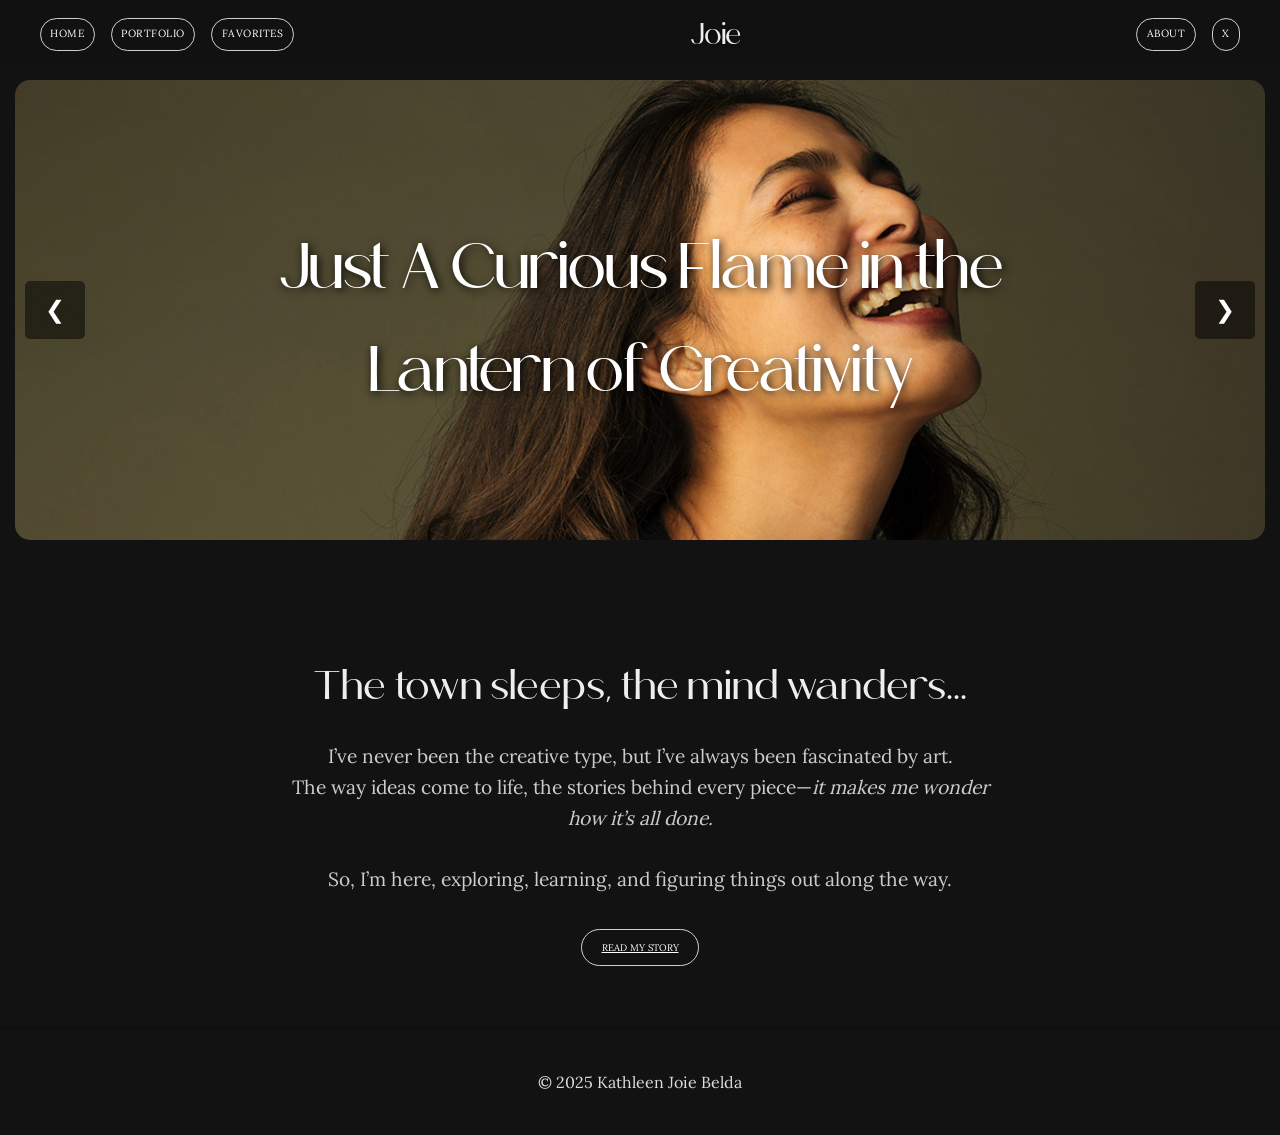
<file: index.html>
<!DOCTYPE html>
<html lang="en">
<head>
    <meta charset="UTF-8">
    <meta name="viewport" content="width=device-width, initial-scale=1.0">
    <title>Joie - Home</title>
    
    <!-- Your existing stylesheet -->
    <link rel="stylesheet" href="style.css">

    <!-- CSS specifically added to fix the carousel and arrows -->
    <style>
        /* Makes the carousel container a reference point for the arrows */
        .hero-carousel {
            position: relative;
            width: 100%;
            overflow: hidden;
            display: flex;
            flex-direction: column;
            align-items: center;
        }

        /* Hide all images by default, ensure they fit the container */
        .carousel-images img {
            display: none;
            width: 100%;
            max-width: 100%; /* Ensures they don't break out of the container */
            height: auto;
        }

        /* Only show the image that currently has the 'active' class */
        .carousel-images img.active {
            display: block;
        }

        /* Position and style the buttons */
        .prev, .next {
            position: absolute;
            top: 50%; /* Vertically centers the arrows */
            transform: translateY(-50%);
            background-color: rgba(0, 0, 0, 0.5); /* Semi-transparent background */
            color: white;
            border: none;
            padding: 15px 20px;
            cursor: pointer;
            font-size: 24px;
            z-index: 10; /* Forces arrows to sit on top of the images */
            border-radius: 5px;
            transition: background-color 0.3s ease;
        }

        /* Place left arrow on the left edge */
        .prev {
            left: 10px;
        }

        /* Place right arrow on the right edge */
        .next {
            right: 10px;
        }

        /* Darken arrows when hovered over */
        .prev:hover, .next:hover {
            background-color: rgba(0, 0, 0, 0.9);
        }

        /* Center the hero text */
        .hero-content {
            text-align: center;
            margin-top: 15px;
        }
    </style>
</head>
<body>

    <header>
        <nav>
            <ul class="nav-links">
                <li><a href="index.html">Home</a></li>
                <li><a href="portfolio.html">Portfolio</a></li>
                <li><a href="favorites.html">Favorites</a></li>
            </ul>
            <div class="site-title">Joie</div>
            <ul class="nav-icons">
                <li><a href="about.html">About</a></li>
                <li><a id="close-button" onclick="window.close()">x</a></li>
            </ul>
        </nav>
    </header>

    <main id="home-main">
        <section id="hero">
            <div class="hero-carousel">
                <div class="carousel-images">
                    <img src="images/ANGEL-AQUINO_7_DEC.jpg" alt="Image 1">                    
                    <img src="images/EIXiQqmWkAIcNfa.jpeg" alt="Image 2">
                    <img src="images/EIXejOuWsAANmHS.jpeg" alt="Image 3">
                    <img src="images/EIXejOvXYAA27QW.jpeg" alt="Image 4">
                </div>
                
                <!-- Left and Right Buttons -->
                <button class="prev" onclick="moveSlide(-1)">❮</button>
                <button class="next" onclick="moveSlide(1)">❯</button>
                
                <div class="hero-content">
                    <h1>Just A Curious Flame in the Lantern of Creativity</h1>
                </div>
            </div>
        </section>
        

        <section id="intro">
            <div class="intro-content">
                <h2>The town sleeps, the mind wanders...</h2>
                <p>  
                    I’ve never been the creative type, but I’ve always been fascinated by art. <br>  
                    The way ideas come to life, the stories behind every piece—<em>it makes me wonder how it’s all done.</em> <br><br>  
                    So, I’m here, exploring, learning, and figuring things out along the way.  
                </p>
                <a href="about.html" class="read-more-button">READ MY STORY</a>
            </div>
        </section>

    </main>

    <footer>
        <p>© 2025 Kathleen Joie Belda</p>
    </footer>
    
    <script>
        let slideIndex = 0;
        const slides = document.querySelectorAll('.carousel-images img');

        function showSlide(index) {
            slides.forEach((slide, i) => {
                slide.classList.remove('active');
                if (i === index) {
                    slide.classList.add('active');
                }
            });
        }

        function moveSlide(n) {
            slideIndex += n;
            if (slideIndex >= slides.length) { slideIndex = 0; }
            if (slideIndex < 0) { slideIndex = slides.length - 1; }
            showSlide(slideIndex);
        }

        // Initialize the first slide
        showSlide(slideIndex);

        // Auto-change slides every 10 seconds
        setInterval(() => moveSlide(1), 10000);
    </script>
</body>
</html>
</file>
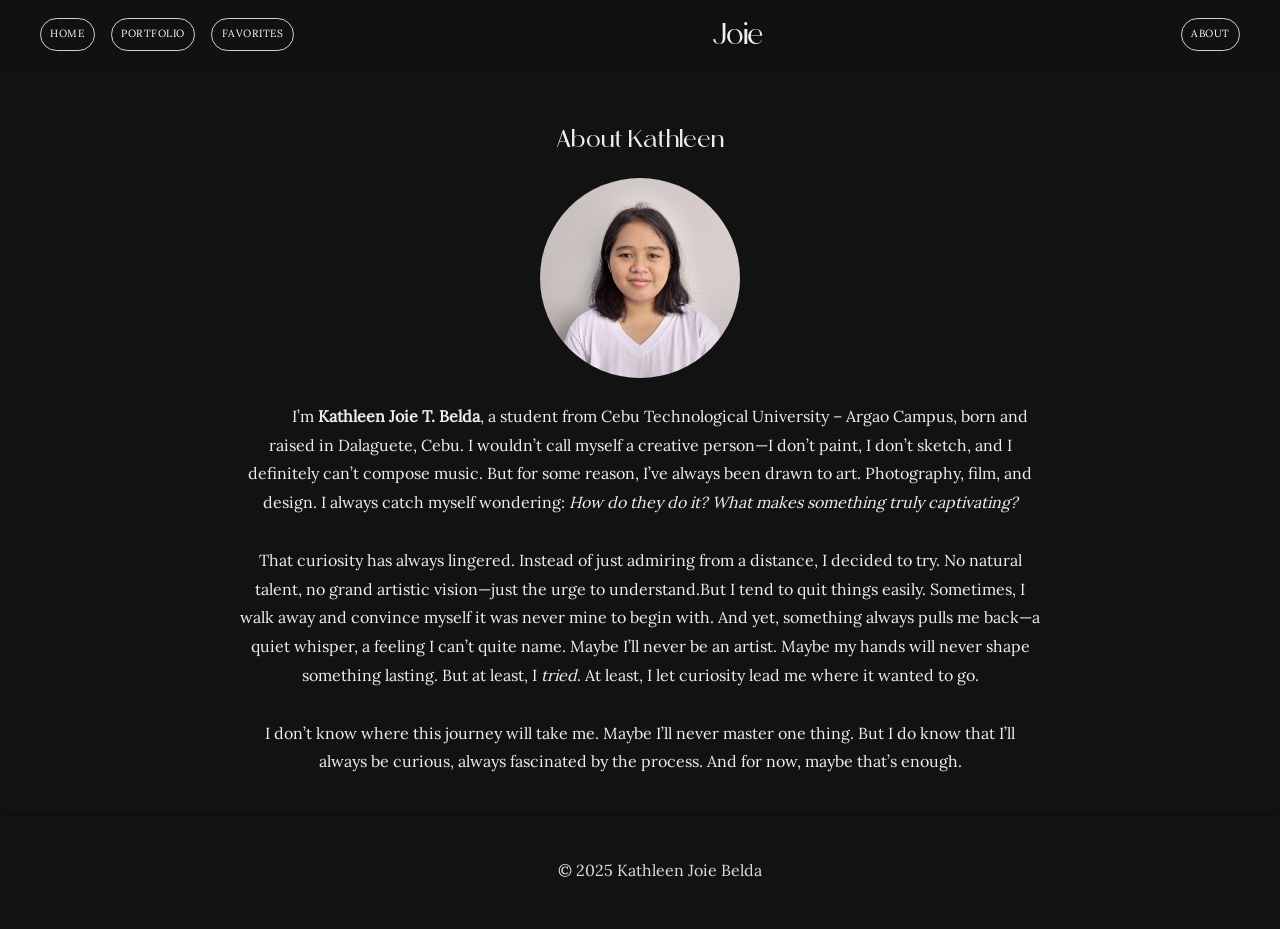
<file: about.html>
<!DOCTYPE html>
<html lang="en">
<head>
    <meta charset="UTF-8">
    <meta name="viewport" content="width=device-width, initial-scale=1.0">
    <title>Joie - About</title>
    <link rel="stylesheet" href="style.css">
    <style>
        body {
            line-height: 1.6; /* Increases spacing between lines */
            text-align: justify; /* Makes text more readable */
        }
        p {
            text-indent: 40px; /* First-line indentation */
            margin-bottom: 20px; /* Space between paragraphs */
            line-height: 1.8; /* More readable line spacing */
        }
        
        em {
            font-style: italic; /* Ensures italic text appears */
        }
    </style>
</head>
<body>

    <header>
        <nav>
            <ul class="nav-links">
                <li><a href="index.html">Home</a></li>
                <li><a href="portfolio.html">Portfolio</a></li>
                <li><a href="favorites.html">Favorites</a></li>
            </ul>
            <div class="site-title">Joie</div>
            <ul class="nav-icons">
                <li><a href="about.html">About</a></li>
            </ul>
        </nav>
    </header>

    <main id="about-main">
        <section id="about-intro">
            <h2>About Kathleen</h2>
            <img src="images/Kathleen Joie Belda.jpg" alt="Kathleen">
            <p>
                I’m <strong>Kathleen Joie T. Belda</strong>, a student from Cebu Technological University – Argao Campus, born and raised in Dalaguete, Cebu.  
                I wouldn’t call myself a creative person—I don’t paint, I don’t sketch, and I definitely can’t compose music.  
                But for some reason, I’ve always been drawn to art. Photography, film, and design.  
                I always catch myself wondering: <em>How do they do it? What makes something truly captivating?</em>  
                <br><br>  
                That curiosity has always lingered. Instead of just admiring from a distance, I decided to try.  
                No natural talent, no grand artistic vision—just the urge to understand.But I tend to quit things easily. Sometimes, I walk away and convince myself it was never mine to begin with.  And yet, something always pulls me back—a quiet whisper, a feeling I can’t quite name. Maybe I’ll never be an artist. Maybe my hands will never shape something lasting.  
                But at least, I <em>tried</em>. At least, I let curiosity lead me where it wanted to go.
                <br><br>  
                I don’t know where this journey will take me. Maybe I’ll never master one thing.  
                But I do know that I’ll always be curious, always fascinated by the process. And for now, maybe that’s enough.  
            </p>


        </section>
        <!--
        <section id="about-content">
            <h3>Let's Create Beautiful Things</h3>
            <p>I may not call myself an artist, but I know what it feels like to be moved by something—an image, a story, a fleeting moment that lingers. Maybe you feel it too. That quiet pull toward creativity, even if you don’t quite know where it leads. <br><br>  

            I’ve learned that art isn’t just about talent or mastery. It’s about curiosity, about daring to try, even when you’re unsure. It’s about seeing the world differently and letting that wonder take shape in whatever way it chooses. <br><br>  

            So here’s to trying. To exploring. To creating—not because we have to be great, but because something inside us says, <em>what if?</em></p>
        </section>
        -->
    </main>

    <footer>
        <p>© 2025 Kathleen Joie Belda</p>
        <div class="social-links">
            <a href="#"><i class="fab fa-instagram"></i></a>
            <a href="#"><i class="fa fa-envelope"></i></a>
        </div>
    </footer>

    </body>
</html>
</file>
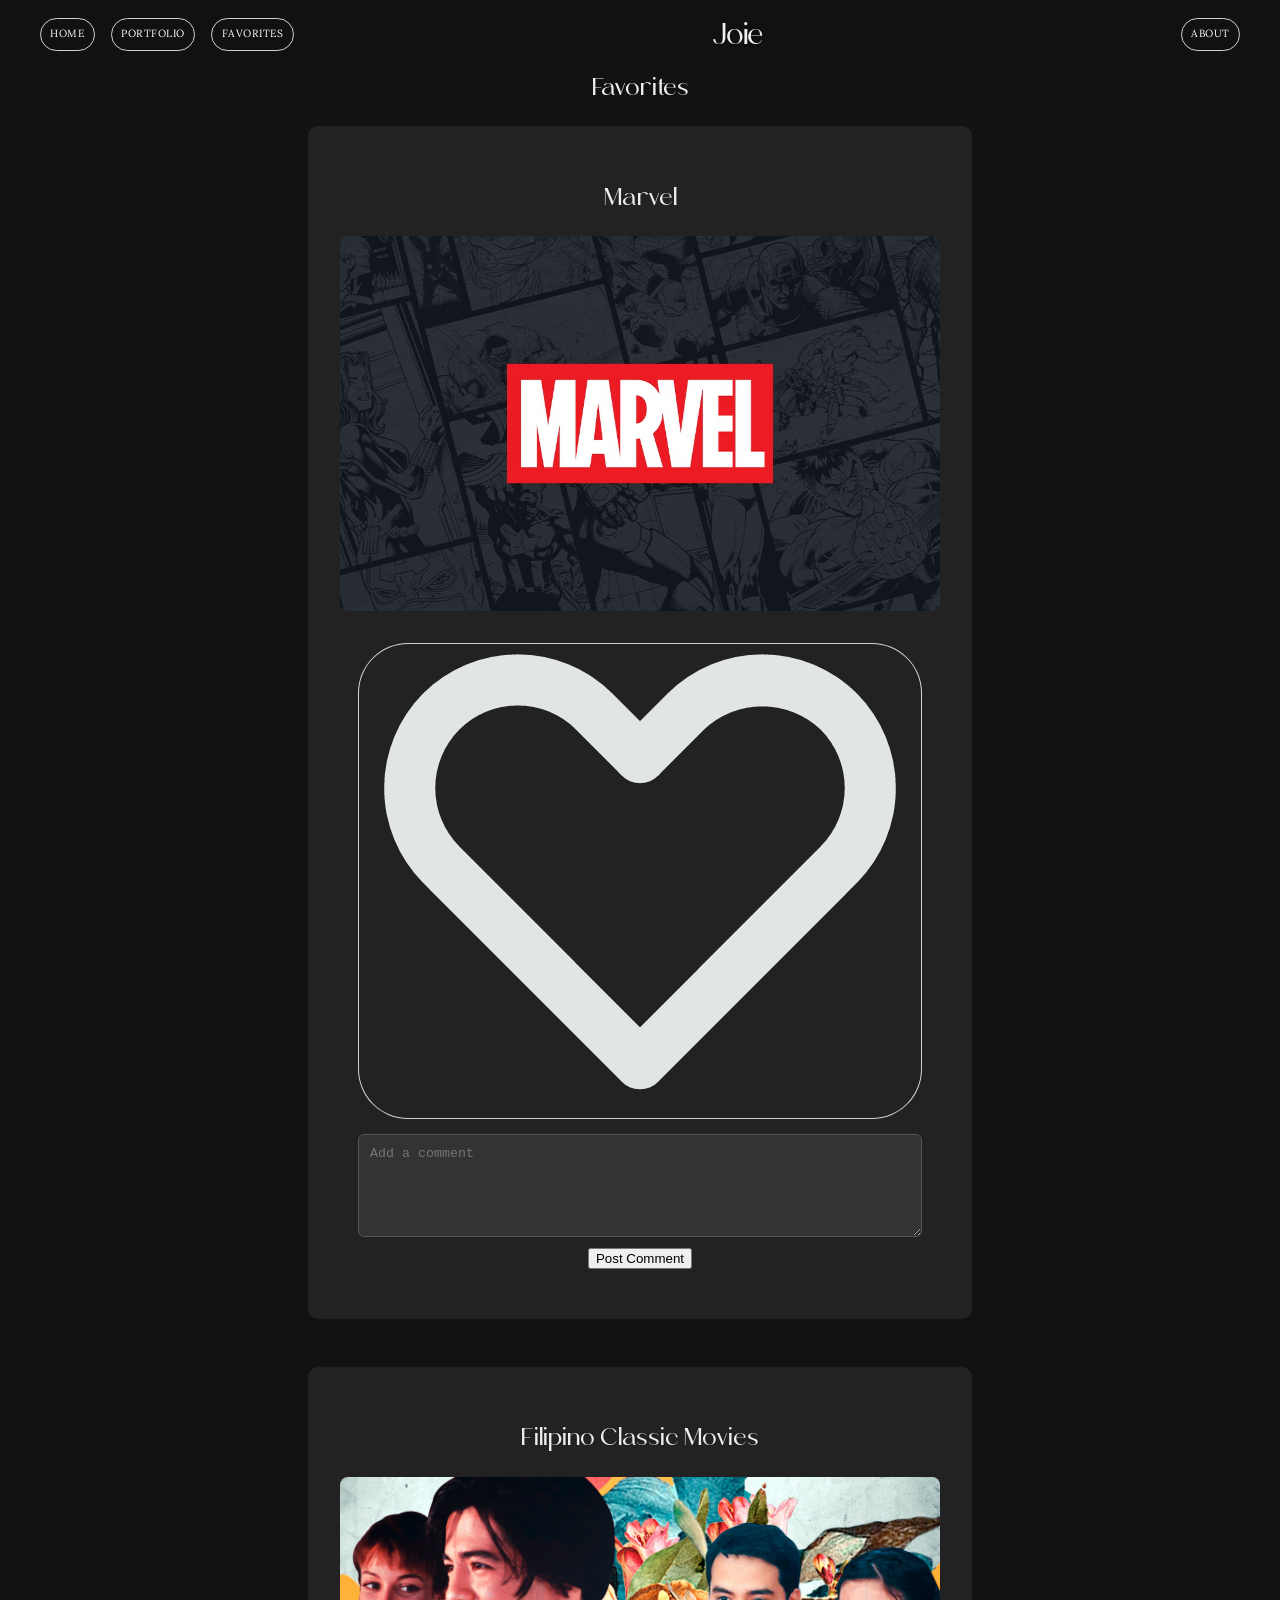
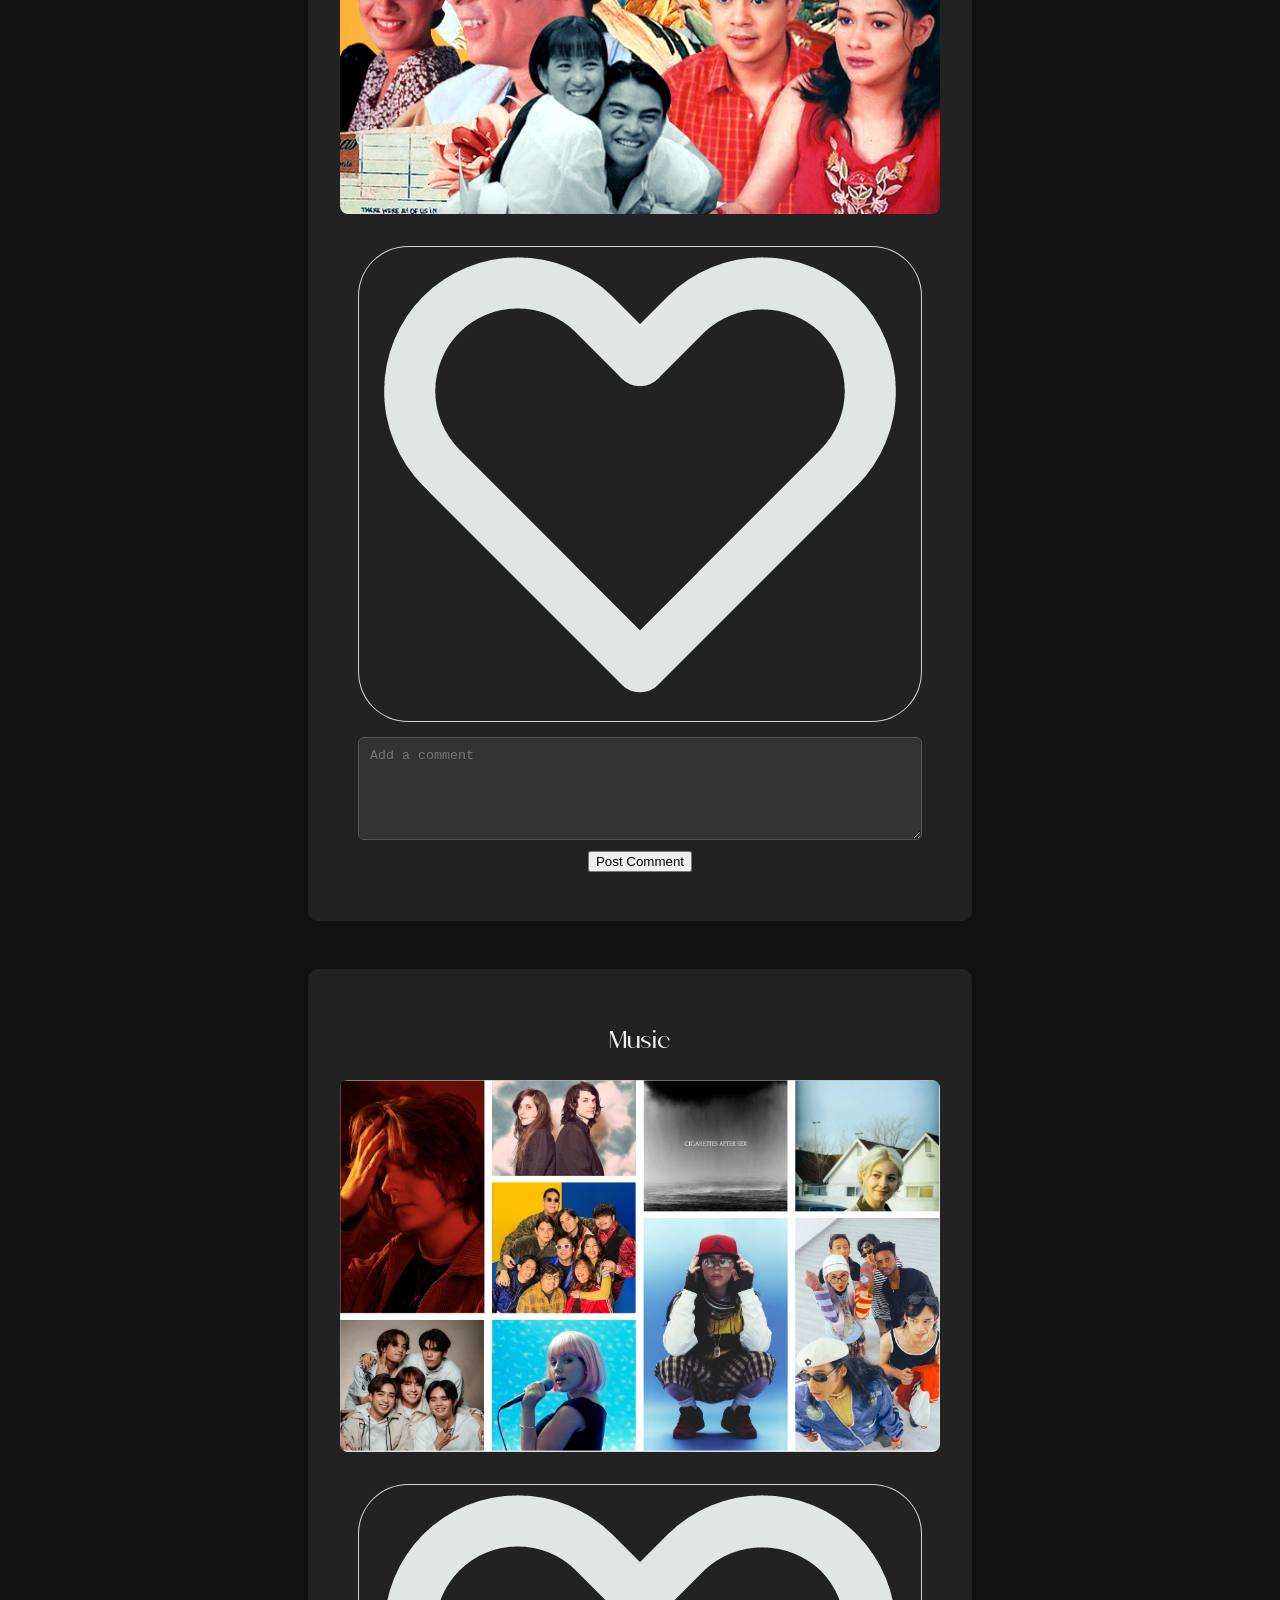
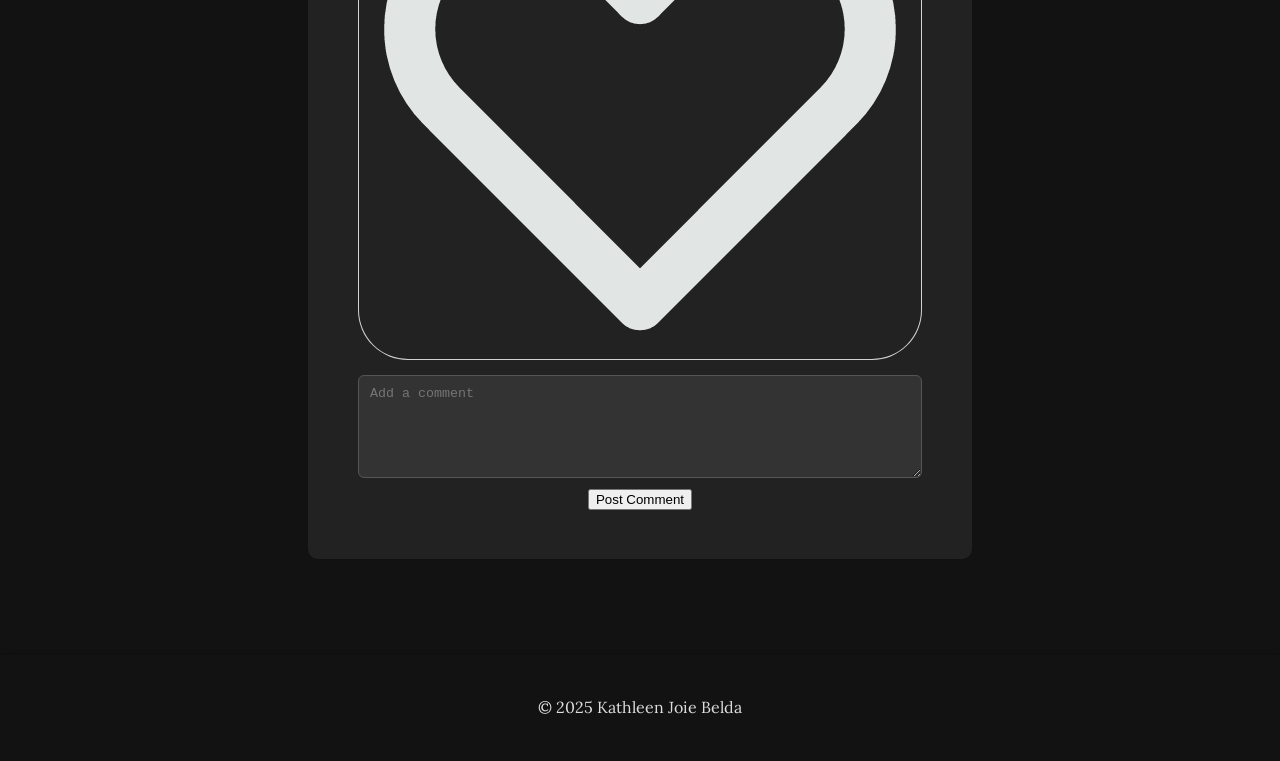
<file: favorites.html>
<!DOCTYPE html>
<html lang="en">
<head>
    <meta charset="UTF-8">
    <meta name="viewport" content="width=device-width, initial-scale=1.0">
    <title>Joie - Favorites</title>
    <link rel="stylesheet" href="style.css">
</head>
<body>

    <header>
        <nav>
            <ul class="nav-links">
                <li><a href="index.html">Home</a></li>
                <li><a href="portfolio.html">Portfolio</a></li>
                <li><a href="favorites.html">Favorites</a></li>
            </ul>
            <div class="site-title">Joie</div>
            <ul class="nav-icons">
                <li><a href="about.html">About</a></li>
            </ul>
        </nav>
    </header>

    <main id="favorites-main">
        <section id="favorites-gallery">
            <h2>Favorites</h2>
            <div class="favorite-item">
                <h2>Marvel</h2>
                <img src="images/marvel.jpg" alt="Favorite 1">
                <button class="like-button" onclick="toggleLike(this)">
                    <img src="images/heart-outline-icon-512x436-16pjfl7l.png" alt="Like" class="heart-icon">
                </button>
                <div class="comment-section">
                    <textarea class="comment-input" placeholder="Add a comment"></textarea>
                    <button onclick="addComment(this)">Post Comment</button>
                    <ul class="comment-list"></ul>
                </div>
            </div>

            <div class="favorite-item">
                <h2>Filipino Classic Movies</h2>
                <img src="images/classicpinoyromancefilms-640-rev-1551345521.jpg" alt="Favorite 2">
                <button class="like-button" onclick="toggleLike(this)">
                    <img src="images/heart-outline-icon-512x436-16pjfl7l.png" alt="Like" class="heart-icon">
                </button>
                <div class="comment-section">
                    <textarea class="comment-input" placeholder="Add a comment"></textarea>
                    <button onclick="addComment(this)">Post Comment</button>
                    <ul class="comment-list"></ul>
                </div>
            </div>

            <div class="favorite-item">
                <h2>Music</h2>
                <img src="images/museyk.png" alt="Favorite 3">
                <button class="like-button" onclick="toggleLike(this)">
                    <img src="images/heart-outline-icon-512x436-16pjfl7l.png"  alt="Like" class="heart-icon">
                </button>
                <div class="comment-section">
                    <textarea class="comment-input" placeholder="Add a comment"></textarea>
                    <button onclick="addComment(this)">Post Comment</button>
                    <ul class="comment-list"></ul>
                </div>
            </div>
        </section>
    </main>

    <footer>
        <p>© 2025 Kathleen Joie Belda</p>
    </footer>

    <script>
        function toggleLike(element) {
            element.classList.toggle("liked"); // Triggers the CSS image swap
            
            if(element.style.backgroundColor === "red") {
                element.style.backgroundColor = "#222";
            } else {
                element.style.backgroundColor = "red";
            }
        }

        function addComment(button) {
            let commentInput = button.parentElement.querySelector(".comment-input");
            let commentText = commentInput.value.trim();

            if (commentText !== "") {
                let commentList = button.parentElement.querySelector(".comment-list");
                let newComment = document.createElement("li");
                newComment.textContent = commentText;
                commentList.appendChild(newComment);
                commentInput.value = "";
            }
        }
    </script>

</body>
</html>
</file>
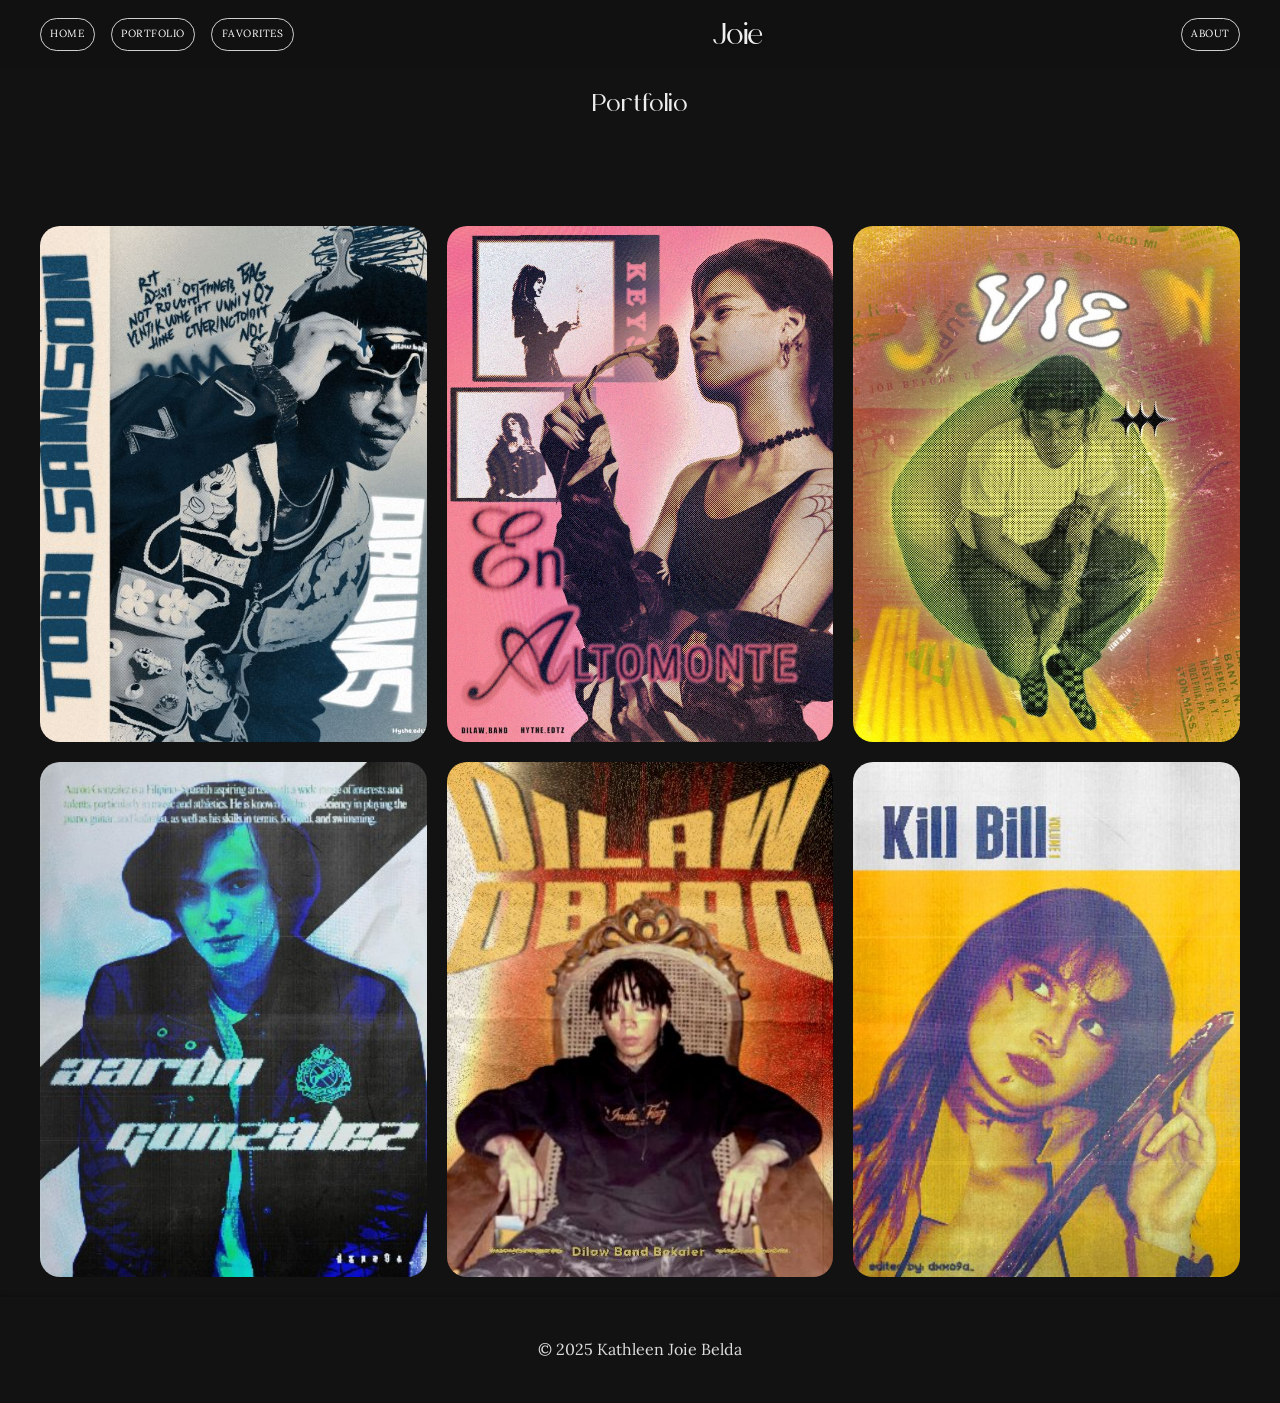
<file: portfolio.html>
<!DOCTYPE html>
<html lang="en">
<head>
    <meta charset="UTF-8">
    <meta name="viewport" content="width=device-width, initial-scale=1.0">
    <title>Joie - Portfolio</title>
    <link rel="stylesheet" href="style.css">
</head>
<body>

    <header>
        <nav>
            <ul class="nav-links">
                <li><a href="index.html">Home</a></li>
                <li><a href="portfolio.html">Portfolio</a></li>
                <li><a href="favorites.html">Favorites</a></li>
            </ul>
            <div class="site-title">Joie</div>
            <ul class="nav-icons">
                <li><a href="about.html">About</a></li>
            </ul>
        </nav>
    </header>

    <main id="portfolio-main">
        <section id="portfolio-intro">
            <h2>Portfolio</h2>
        </section>

        <!-- Image Gallery -->
        <section id="image-gallery">
            <div class="gallery-grid">
                <div class="gallery-item">
                    <img src="images/pm_1742001196025_cmp.jpg" alt="Gallery Image 1" onclick="getLongerWord()">
                    <span class="topic-text">Compare Longer Words</span>
                </div>
                <div class="gallery-item">
                    <img src="images/pm_1742001205328_cmp.jpg" alt="Gallery Image 2" onclick="temperatureConverter()">
                    <span class="topic-text">Temperature Converter</span>
                </div>
                <div class="gallery-item">
                    <img src="images/pm_1742001201589_cmp.jpg" alt="Gallery Image 3" onclick="knowMyBirthstone()">
                    <span class="topic-text">Birthstone Identifier</span>
                </div>
                <div class="gallery-item">
                    <img src="images/1000026904.jpg" alt="Gallery Image 4" onclick="basicOperators()">
                    <span class="topic-text">Basic Operators</span>
                </div>
                <div class="gallery-item">
                    <img src="images/pm_1742001207773_cmp.jpg" alt="Gallery Image 5" onclick="computeAcceleration()">
                    <span class="topic-text">Calculate Acceleration</span>
                </div>
                <div class="gallery-item">
                    <img src="images/1000026924.jpg" alt="Gallery Image 6" onclick="denomination()">
                    <span class="topic-text">Denomination Breakdown</span>
                </div>
            </div>
        </section>
    </main>
    <footer>
        <p>© 2025 Kathleen Joie Belda</p>
    </footer>

    <script>
     function temperatureConverter() {
      let choice = prompt("Enter 1 to convert Celsius to Fahrenheit, or 2 for Fahrenheit to Celsius:");
      if (choice === "1") {
        let celsius = prompt("Enter temperature in Celsius:");
        celsius = parseFloat(celsius);
        if (isNaN(celsius)) return alert("Please enter a valid number!");
        let fahrenheit = (celsius * 9/5) + 32;
        alert(celsius + "°C is " + fahrenheit.toFixed(2) + "°F");
      } else if (choice === "2") {
        let fahrenheit = prompt("Enter temperature in Fahrenheit:");
        fahrenheit = parseFloat(fahrenheit);
        if (isNaN(fahrenheit)) return alert("Please enter a valid number!");
        let celsius = (fahrenheit - 32) * 5/9;
        alert(fahrenheit + "°F is " + celsius.toFixed(2) + "°C");
      } else {
        alert("Invalid choice! Please enter 1 or 2.");
      }
    }

    function getLongerWord() {
      let word1 = prompt("Enter a word:");
      let word2 = prompt("Enter another word:");
      if (!word1 || !word2) return alert("Please enter valid words!");
      let longerWord = word1.length > word2.length ? word1 :
                      word2.length > word1.length ? word2 :
                      "Both words are of equal length: " + word1 + " and " + word2;
      alert("The longer word is: " + longerWord);
    }

    function knowMyBirthstone() {
      let month = parseInt(prompt("Enter your birth month (1-12):"));
      const birthstones = ["Garnet", "Amethyst", "Aquamarine", "Diamond", "Emerald", "Pearl",
                          "Ruby", "Peridot", "Sapphire", "Opal", "Topaz", "Turquoise"];
      if (isNaN(month) || month < 1 || month > 12) {
        alert("Invalid month! Please enter a number between 1 and 12.");
      } else {
        alert("Your birthstone is: " + birthstones[month - 1]);
      }
    }

    function basicOperators() {
      let num1 = parseFloat(prompt("Enter the first number:"));
      let num2 = parseFloat(prompt("Enter the second number:"));
      
      if (isNaN(num1) || isNaN(num2)) {
        alert("Please enter valid numbers!");
        return;
      }
      
      let operation = prompt("Choose an operation: + or A for addition, - or S for subtraction, * or M for multiplication, / or D for division").toUpperCase();
      let result;
      
      switch (operation) {
        case "+":
        case "A":
          result = num1 + num2;
          alert(`${num1} + ${num2} = ${result.toFixed(2)}`);
          break;
        case "-":
        case "S":
          result = num1 - num2;
          alert(`${num1} - ${num2} = ${result.toFixed(2)}`);
          break;
        case "*":
        case "M":
          result = num1 * num2;
          alert(`${num1} * ${num2} = ${result.toFixed(2)}`);
          break;
        case "/":
        case "D":
          if (num2 === 0) {
            alert("Error: Division by zero!");
          } else {
            result = num1 / num2;
            alert(`${num1} / ${num2} = ${result.toFixed(2)}`);
          }
          break;
        default:
          alert("Invalid operation!");
      }
    }
    
    function computeAcceleration() {
      let initialVelocity = parseFloat(prompt("Enter the initial velocity (m/s):"));
      let finalVelocity = parseFloat(prompt("Enter the final velocity (m/s):"));
      let changeInTime = parseFloat(prompt("Enter the change in time (seconds):"));

      if (isNaN(initialVelocity) || isNaN(finalVelocity) || isNaN(changeInTime) || changeInTime === 0) {
        alert("Invalid input. Please enter valid numbers and ensure time is not zero.");
        return;
      }

      let acceleration = (finalVelocity - initialVelocity) / changeInTime;
      alert("Acceleration: " + acceleration.toFixed(2) + " m/s²");
    }

    function denomination() {
        let a = parseInt(prompt("Enter a number:"));

        let b = Math.floor(a / 20);
        let c = a % 20;
        let d = Math.floor(c / 10);
        let e = c % 10;
        let f = Math.floor(e / 5);
        let g = e % 5;

        alert(`20 - ${b} \n10 - ${d} \n5 - ${f} \n1 - ${g}`);
    }
    </script>

</body>
</html>
</file>
<file: style.css>
/* General Styles */
@font-face {
    font-family: 'Brolimo';
    src: url('fonts/BrolimoRegular.ttf') format('truetype');
    font-weight: bold;
    font-style: oblique;
}

@font-face {
    font-family: 'Lora';
    src: url('fonts/Lora-VariableFont_wght.ttf') format('truetype');
    font-weight: normal;
    font-style: normal;
}

body {
    font-family: 'Brolimo', sans-serif;
    margin: 0;
    padding: 0;
    background-color: #121212;
    color: #eee;
    line-height: 1.6;
}

p {
    font-family: 'Lora', sans-serif;
}

a:hover {
    background-color: rgba(255, 255, 255, 0.3);
}

/* =========================================
   HEADER & NAVIGATION
   ========================================= */
header {
    position: fixed;
    top: 0;
    left: 0;
    width: 100%;
    z-index: 100;
    background-color: rgba(18, 18, 18, 0.85); /* Slightly darker so text is readable */
}

nav {
    display: flex;
    justify-content: space-between;
    align-items: center;
    padding: 0.7em 2em; /* Better padding */
}

nav ul {
    list-style: none;
    padding: 0;
    margin: 0;
    display: flex;
    align-items: center;
}

nav ul li {
    position: relative;
    margin-inline: 8px;
}

nav ul li a {
    font-family: 'Lora', serif;
    color: white;
    text-decoration: none;
    text-transform: uppercase;
    font-size: 0.65em;
    font-weight: 500;
    letter-spacing: 0.05em;
    transition: background-color 0.3s ease;
    display: inline-block;
    padding: 0.7em 0.9em;
    border-radius: 25px;
    border: 1px solid rgba(255, 255, 255, 0.8);
}

nav ul li a:hover {
    background-color: rgba(255, 255, 255, 0.3);
}

.site-title {
    font-family: 'Brolimo', sans-serif;
    font-size: 1.8em; 
    letter-spacing: -1.3px;
    text-shadow: 1px 1px 3px rgba(0, 0, 0, 0.5);
    /* Removed margin-right: 176px so it auto-centers cleanly */
}

nav ul.nav-links { order: 0; }
nav ul.nav-icons { order: 2; }


/* =========================================
   FOOTER
   ========================================= */
footer {
    background-color: #121212;
    color: #ddd;
    padding: 1.5em 0;
    text-align: center;
    position: relative;
    bottom: 0;
    width: 100%;
    box-shadow: 0 -2px 5px rgba(0, 0, 0, 0.2);
}


/* =========================================
   HOME PAGE (HERO & CAROUSEL)
   ========================================= */
#home-main {
    margin-top: 80px; 
}

#home-main #hero {
    text-align: center;
    background-color: #121212;
    border-radius: 15px;
    max-width: 1250px;  
    height: 460px; /* Forces exact height */
    margin: 1em auto;
    position: relative; 
    overflow: hidden;
}

.hero-carousel {
    position: relative;
    width: 100%;
    height: 100%;
    display: flex;
    align-items: center; /* Centers text vertically */
    justify-content: center; /* Centers text horizontally */
}

/* Image Positioning */
.carousel-images {
    position: absolute;
    top: 0;
    left: 0;
    width: 100%;
    height: 100%;
    z-index: 1; /* Puts images behind text */
}

.carousel-images img {
    display: none;
    width: 100%;
    height: 100%;
    object-fit: cover; /* Forces all images to exactly fill the box */
    object-position: center 20%; /* Focuses on upper middle of images */
}

.carousel-images img.active {
    display: block;
}

/* Carousel Buttons */
.prev, .next {
    position: absolute;
    top: 50%;
    transform: translateY(-50%);
    background-color: rgba(0, 0, 0, 0.5);
    color: white;
    border: none;
    padding: 15px 20px;
    cursor: pointer;
    font-size: 24px;
    z-index: 10;
    border-radius: 5px;
    transition: background-color 0.3s ease;
}

.prev { left: 15px; }
.next { right: 15px; }
.prev:hover, .next:hover { background-color: rgba(0, 0, 0, 0.9); }

/* Text Content over Images */
.hero-content {
    position: relative;
    z-index: 2; /* Places text on top of images */
    width: 100%;       
    max-width: 800px;  
    padding: 0 60px; /* Space on sides so text doesn't touch arrows */
    pointer-events: none; /* Clicks pass through to images if needed */
}

#home-main #hero h1 {
    font-family: 'Brolimo', sans-serif;
    font-size: 4em;  
    margin: 0;
    letter-spacing: -2px;
    color: white;
    text-shadow: 2px 2px 10px rgba(0, 0, 0, 0.9); /* Strong shadow replaces background */
}

/* Intro Section */
#home-main #intro {
    padding: 4em 0;
    text-align: center;
}
#home-main #intro .intro-content {
    max-width: 700px;
    margin: 0 auto;
}
#home-main #intro h2 {
    font-size: 2.5em;
    margin-bottom: 0.6em;
    font-weight: 600;
}
#home-main #intro p {
    font-size: 1.2em;
    color: #ccc;
}
#home-main #intro .read-more-button {
    display: inline-block;
    font-family: 'Lora', serif;   
    padding: 1em 2em;
    border: 1px solid rgba(255, 255, 255, 0.8);
    color: white;
    border-radius: 26px;
    font-size: 0.6em;
    margin-top: 15px;
}


/* =========================================
   PORTFOLIO PAGE
   ========================================= */
#portfolio-main #portfolio-intro {
    text-align: center;
    padding: 4em 0;
}
#portfolio-main #image-gallery .gallery-grid {
    display: grid;
    grid-template-columns: repeat(auto-fit, minmax(300px, 1fr)); 
    gap: 20px;
    padding: 20px;
    max-width: 1200px;
    margin: 0 auto;
}
.gallery-item {
    border-radius: 20px;
    overflow: hidden;
    position: relative; 
}
.gallery-item img {
    width: 100%;
    height: 100%;
    display: block;
    object-fit: cover;
}
.topic-text {
    position: absolute;
    top: 50%;
    left: 50%;
    transform: translate(-50%, -50%);
    text-align: center; 
    color: white;
    font-size: 1.5em;
    text-shadow: 2px 2px 4px rgba(0, 0, 0, 0.8);
    opacity: 0;  
    transition: opacity 0.3s ease;
    z-index: 1;     
}
.gallery-item:hover .topic-text { opacity: 1; }


/* =========================================
   FAVORITES PAGE
   ========================================= */
#favorites-main #favorites-gallery {
    display: flex;
    flex-direction: column;
    align-items: center;
    padding: 3em 0;
}
.favorite-item {
    margin-bottom: 3em;
    text-align: center;
    background-color: #222;
    border-radius: 10px;
    padding: 2em;
    max-width: 600px; 
}
.favorite-item img {
    width: 100%;
    height: auto;
    border-radius: 8px;
    margin-bottom: 1.5em;
}
.like-button {
    background-color: #222 ;
    color: #fff;
    border: 1px solid rgba(255, 255, 255, 0.8);
    padding: 5px 25px;
    border-radius: 50px; 
    cursor: pointer;
}
.heart-icon {
    height: 18px;
    filter: invert(1);
    width: 20px;
    margin-top: 5px;
}
.liked .heart-icon {
    content: url('images/heart-filled-icon.png');
}
.comment-section textarea {
    width: 90%;
    height: 80px;
    padding: 0.8em;
    border-radius: 6px;
    border: 1px solid #555;
    background-color: #333;
    color: #eee;
    margin-top: 15px;
}
.comment-list li {
    border-bottom: 1px solid #555;
    padding: 8px 0;
}


/* =========================================
   ABOUT PAGE
   ========================================= */
#about-main {
    padding: 100px 20px 20px; 
    max-width: 800px;
    margin: 0 auto;
}
#about-main p {
    text-indent: 40px;
    margin-bottom: 20px;
    line-height: 1.8;
}
#about-intro {
    text-align: center;
}
#about-intro img {
    width: 200px; 
    height: 200px;
    border-radius: 50%; 
    object-fit: cover;
}


/* =========================================
   MOBILE RESPONSIVENESS (PHONES/TABLETS)
   ========================================= */
@media screen and (max-width: 768px) {
    
    /* --- Fix Top Bar --- */
    nav {
        flex-wrap: wrap; /* Allows menu to wrap nicely */
        justify-content: center;
        padding: 15px;
    }
    .site-title {
        width: 100%; /* Forces title to take top row */
        text-align: center;
        margin: 0 0 10px 0;
        order: -1; 
    }
    nav ul {
        justify-content: center;
        gap: 10px; /* Space between links */
    }
    nav ul.nav-icons {
        padding-left: 0;
    }
    nav ul li a {
        font-size: 0.6em;
        padding: 0.5em 0.8em;
    }

    /* Prevent content from hiding under mobile header */
    #home-main, #portfolio-main, #favorites-main, #about-main {
        margin-top: 120px; 
    }

    /* --- Fix Carousel for Mobile --- */
    #home-main #hero {
        height: 300px; /* Smaller carousel box */
        margin: 0 15px; 
    }
    .hero-content {
        padding: 0 40px; /* Keep text away from arrows */
    }
    #home-main #hero h1 {
        font-size: 1.8em; /* Drastically shrink text to fit */
        line-height: 1.3;
    }
    .prev, .next {
        padding: 10px 12px; 
        font-size: 16px;
    }

    /* --- Fix General Content --- */
    #home-main #intro h2 {
        font-size: 2em;
        padding: 0 15px;
    }
    #home-main #intro p {
        font-size: 1em;
        padding: 0 15px;
    }
    #portfolio-main #image-gallery .gallery-grid {
        grid-template-columns: 1fr;
    }
    .favorite-item {
        margin: 0 15px 2em 15px;
    }
}
</file>
